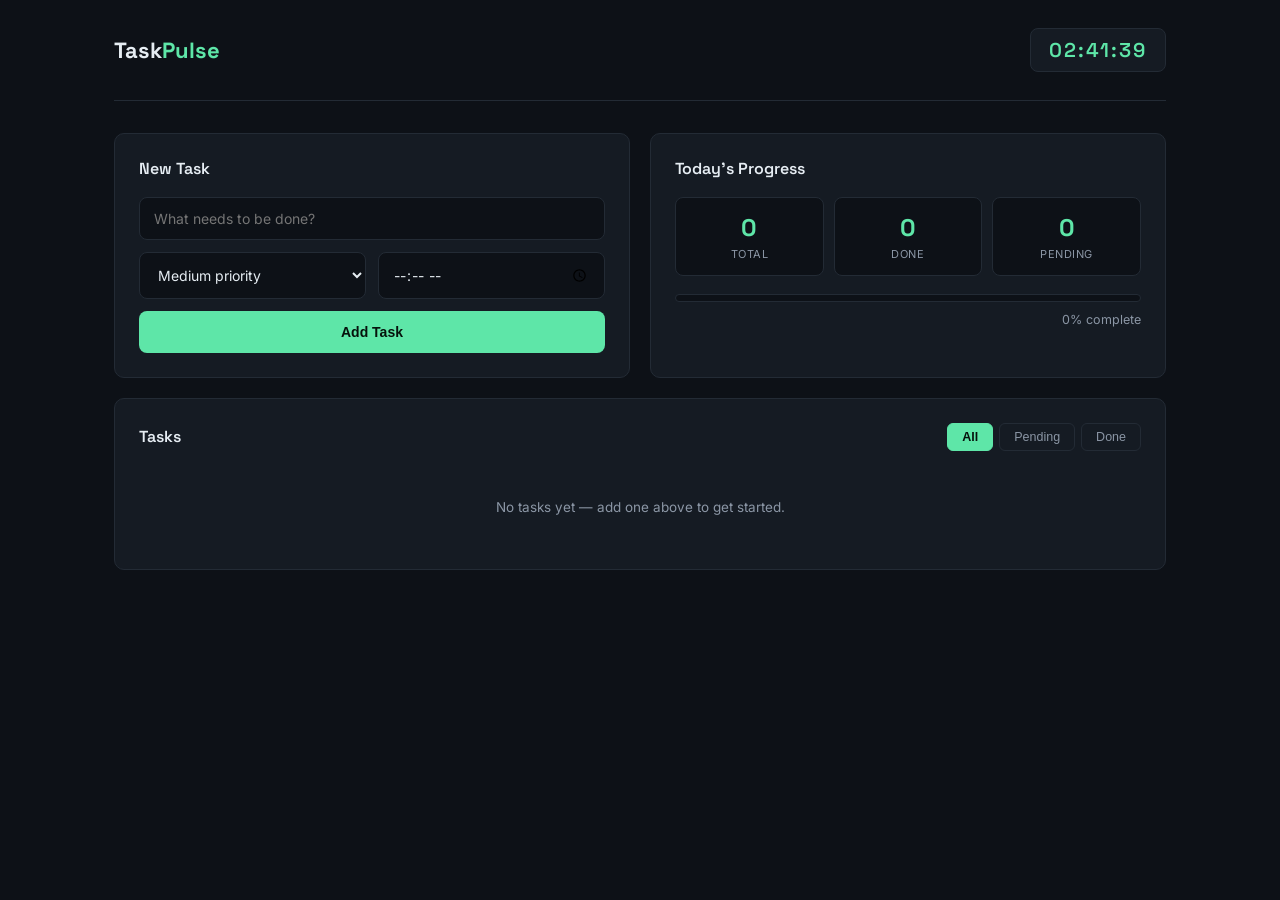
<file: index.html>
<!DOCTYPE html>
<html lang="en">
<head>
<meta charset="UTF-8">
<meta name="viewport" content="width=device-width, initial-scale=1.0">
<title>TaskPulse — Real-Time Task Manager</title>
<link href="https://fonts.googleapis.com/css2?family=Space+Grotesk:wght@500;600;700&family=Inter:wght@400;500;600&display=swap" rel="stylesheet">
<link rel="stylesheet" href="style.css">
</head>
<body>

<div class="app">
  <header class="topbar">
    <div class="brand">Task<span>Pulse</span></div>
    <div class="clock" id="liveClock">00:00:00</div>
  </header>

  <main class="layout">
    <!-- Add task -->
    <section class="card add-card">
      <h2>New Task</h2>
      <form id="taskForm">
        <input type="text" id="taskTitle" placeholder="What needs to be done?" required>
        <div class="row">
          <select id="taskPriority">
            <option value="low">Low priority</option>
            <option value="medium" selected>Medium priority</option>
            <option value="high">High priority</option>
          </select>
          <input type="time" id="taskTime">
        </div>
        <button type="submit" class="btn-primary">Add Task</button>
      </form>
    </section>

    <!-- Stats -->
    <section class="card stats-card">
      <h2>Today's Progress</h2>
      <div class="stats-grid">
        <div class="stat">
          <div class="stat-num" id="statTotal">0</div>
          <div class="stat-label">Total</div>
        </div>
        <div class="stat">
          <div class="stat-num" id="statDone">0</div>
          <div class="stat-label">Done</div>
        </div>
        <div class="stat">
          <div class="stat-num" id="statPending">0</div>
          <div class="stat-label">Pending</div>
        </div>
      </div>
      <div class="progress-track">
        <div class="progress-fill" id="progressFill"></div>
      </div>
      <div class="progress-text" id="progressText">0% complete</div>
    </section>

    <!-- Task list -->
    <section class="card list-card">
      <div class="list-head">
        <h2>Tasks</h2>
        <div class="filters">
          <button class="filter-btn active" data-filter="all">All</button>
          <button class="filter-btn" data-filter="pending">Pending</button>
          <button class="filter-btn" data-filter="done">Done</button>
        </div>
      </div>
      <ul id="taskList" class="task-list"></ul>
      <p id="emptyState" class="empty-state">No tasks yet — add one above to get started.</p>
    </section>
  </main>

 
</div>

<script src="script.js"></script>
</body>
</html>
</file>
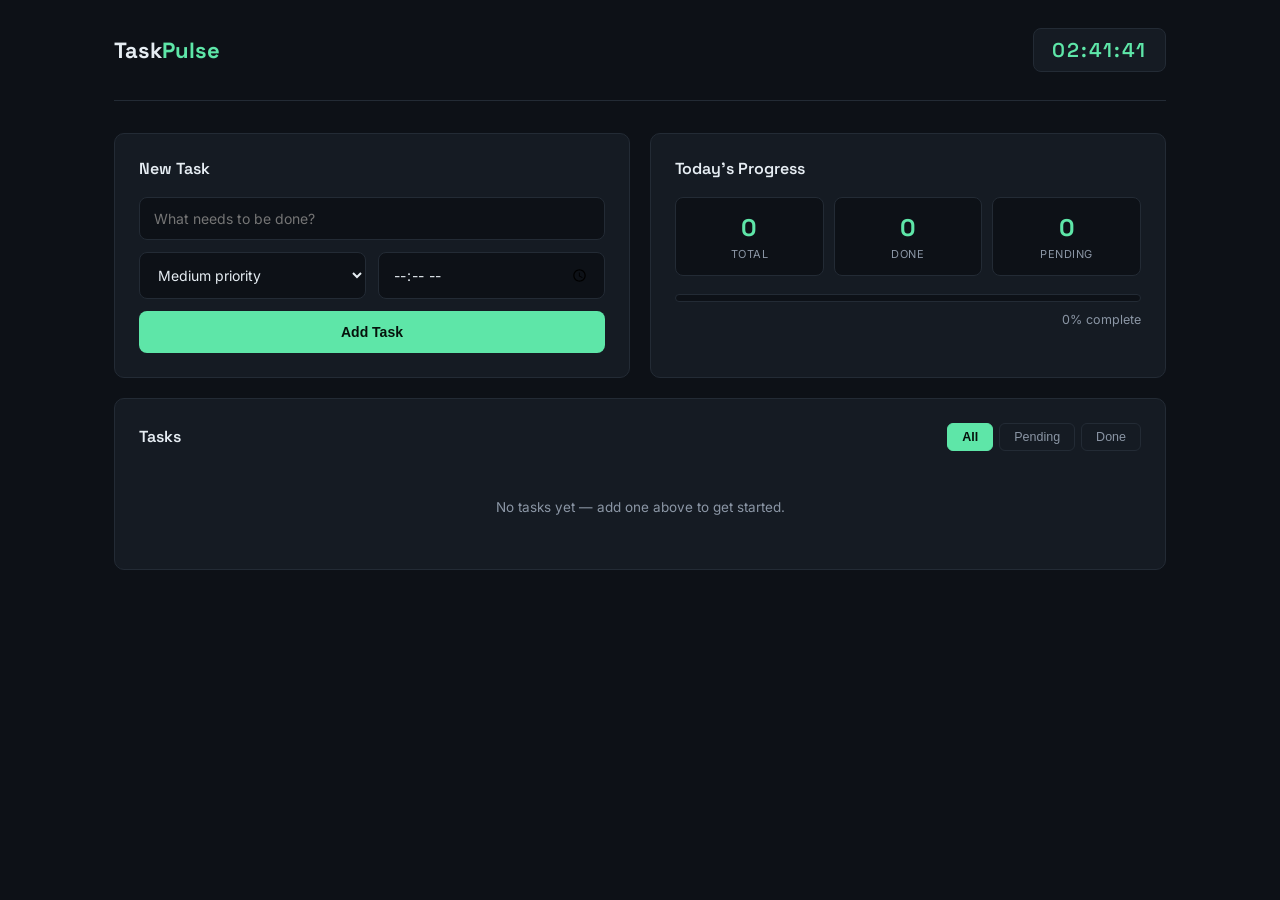
<file: index _task_manager.html>
<!DOCTYPE html>
<html lang="en">
<head>
<meta charset="UTF-8">
<meta name="viewport" content="width=device-width, initial-scale=1.0">
<title>TaskPulse — Real-Time Task Manager</title>
<link href="https://fonts.googleapis.com/css2?family=Space+Grotesk:wght@500;600;700&family=Inter:wght@400;500;600&display=swap" rel="stylesheet">
<link rel="stylesheet" href="style_task_management.css">
</head>
<body>

<div class="app">
  <header class="topbar">
    <div class="brand">Task<span>Pulse</span></div>
    <div class="clock" id="liveClock">00:00:00</div>
  </header>

  <main class="layout">
    <!-- Add task -->
    <section class="card add-card">
      <h2>New Task</h2>
      <form id="taskForm">
        <input type="text" id="taskTitle" placeholder="What needs to be done?" required>
        <div class="row">
          <select id="taskPriority">
            <option value="low">Low priority</option>
            <option value="medium" selected>Medium priority</option>
            <option value="high">High priority</option>
          </select>
          <input type="time" id="taskTime">
        </div>
        <button type="submit" class="btn-primary">Add Task</button>
      </form>
    </section>

    <!-- Stats -->
    <section class="card stats-card">
      <h2>Today's Progress</h2>
      <div class="stats-grid">
        <div class="stat">
          <div class="stat-num" id="statTotal">0</div>
          <div class="stat-label">Total</div>
        </div>
        <div class="stat">
          <div class="stat-num" id="statDone">0</div>
          <div class="stat-label">Done</div>
        </div>
        <div class="stat">
          <div class="stat-num" id="statPending">0</div>
          <div class="stat-label">Pending</div>
        </div>
      </div>
      <div class="progress-track">
        <div class="progress-fill" id="progressFill"></div>
      </div>
      <div class="progress-text" id="progressText">0% complete</div>
    </section>

    <!-- Task list -->
    <section class="card list-card">
      <div class="list-head">
        <h2>Tasks</h2>
        <div class="filters">
          <button class="filter-btn active" data-filter="all">All</button>
          <button class="filter-btn" data-filter="pending">Pending</button>
          <button class="filter-btn" data-filter="done">Done</button>
        </div>
      </div>
      <ul id="taskList" class="task-list"></ul>
      <p id="emptyState" class="empty-state">No tasks yet — add one above to get started.</p>
    </section>
  </main>

 
</div>

<script src="script_task_manager.js"></script>
</body>
</html>
</file>
<file: style.css>
:root{
  --bg:#0d1117;
  --panel:#151b23;
  --line:#232b35;
  --text:#e6edf3;
  --muted:#8b96a5;
  --accent:#5ee6a8;
  --accent-dim:#2f8f63;
  --danger:#ff6b6b;
  --warn:#ffb454;
  --radius:10px;
}

*{margin:0;padding:0;box-sizing:border-box;}

body{
  background:var(--bg);
  color:var(--text);
  font-family:'Inter',sans-serif;
  min-height:100vh;
}

.app{max-width:1100px;margin:0 auto;padding:0 24px 40px;}


.topbar{
  display:flex;justify-content:space-between;align-items:center;
  padding:28px 0;border-bottom:1px solid var(--line);margin-bottom:32px;
}
.brand{font-family:'Space Grotesk',sans-serif;font-size:22px;font-weight:700;}
.brand span{color:var(--accent);}
.clock{
  font-family:'Space Grotesk',sans-serif;font-size:20px;font-weight:600;
  color:var(--accent);letter-spacing:2px;
  background:var(--panel);border:1px solid var(--line);
  padding:8px 18px;border-radius:8px;
}


.layout{
  display:grid;
  grid-template-columns:1fr 1fr;
  grid-template-areas:
    "add stats"
    "list list";
  gap:20px;
}
.add-card{grid-area:add;}
.stats-card{grid-area:stats;}
.list-card{grid-area:list;}

.card{
  background:var(--panel);
  border:1px solid var(--line);
  border-radius:var(--radius);
  padding:24px;
}
.card h2{
  font-family:'Space Grotesk',sans-serif;
  font-size:16px;font-weight:600;margin-bottom:18px;
  color:var(--text);
}


#taskForm{display:flex;flex-direction:column;gap:12px;}
#taskForm input,
#taskForm select{
  background:#0d1117;
  border:1px solid var(--line);
  color:var(--text);
  padding:12px 14px;
  border-radius:8px;
  font-family:'Inter',sans-serif;
  font-size:14px;
  outline:none;
  transition:border-color 0.2s;
}
#taskForm input:focus,
#taskForm select:focus{border-color:var(--accent);}
.row{display:flex;gap:12px;}
.row select{flex:1;}
.row input{flex:1;}

.btn-primary{
  background:var(--accent);
  color:#06120c;
  border:none;
  padding:13px;
  border-radius:8px;
  font-weight:600;
  font-size:14px;
  cursor:pointer;
  transition:transform 0.2s, background 0.2s;
}
.btn-primary:hover{background:#7af0bb;transform:translateY(-1px);}


.stats-grid{display:grid;grid-template-columns:repeat(3,1fr);gap:10px;margin-bottom:18px;}
.stat{
  background:#0d1117;border:1px solid var(--line);border-radius:8px;
  padding:14px 8px;text-align:center;
}
.stat-num{font-family:'Space Grotesk',sans-serif;font-size:24px;font-weight:700;color:var(--accent);}
.stat-label{font-size:11px;color:var(--muted);margin-top:4px;text-transform:uppercase;letter-spacing:0.5px;}

.progress-track{
  height:8px;background:#0d1117;border-radius:4px;overflow:hidden;border:1px solid var(--line);
}
.progress-fill{
  height:100%;width:0%;
  background:linear-gradient(90deg,var(--accent-dim),var(--accent));
  border-radius:4px;
  transition:width 0.5s ease;
}
.progress-text{margin-top:10px;font-size:12.5px;color:var(--muted);text-align:right;}


.list-head{
  display:flex;justify-content:space-between;align-items:center;margin-bottom:18px;
}
.list-head h2{margin-bottom:0;}
.filters{display:flex;gap:6px;}
.filter-btn{
  background:transparent;border:1px solid var(--line);color:var(--muted);
  padding:6px 14px;border-radius:6px;font-size:12.5px;cursor:pointer;
  transition:all 0.2s;
}
.filter-btn:hover{border-color:var(--accent);color:var(--text);}
.filter-btn.active{background:var(--accent);color:#06120c;border-color:var(--accent);font-weight:600;}

.task-list{list-style:none;display:flex;flex-direction:column;gap:10px;}

.task-item{
  display:flex;align-items:center;gap:14px;
  background:#0d1117;border:1px solid var(--line);
  border-radius:8px;padding:14px 16px;
  animation:slideIn 0.3s ease;
}
@keyframes slideIn{from{opacity:0;transform:translateY(-8px);}to{opacity:1;transform:translateY(0);}}

.task-checkbox{
  width:20px;height:20px;border-radius:50%;
  border:2px solid var(--line);
  cursor:pointer;flex-shrink:0;
  display:flex;align-items:center;justify-content:center;
  transition:all 0.2s;
}
.task-checkbox.checked{background:var(--accent);border-color:var(--accent);}
.task-checkbox.checked::after{content:'✓';font-size:12px;color:#06120c;font-weight:700;}

.task-body{flex:1;min-width:0;}
.task-title{font-size:14.5px;font-weight:500;}
.task-item.done .task-title{text-decoration:line-through;color:var(--muted);}
.task-meta{display:flex;gap:10px;margin-top:4px;align-items:center;}
.task-time{font-size:11.5px;color:var(--muted);}
.priority-badge{
  font-size:10.5px;padding:2px 8px;border-radius:10px;font-weight:600;text-transform:uppercase;letter-spacing:0.3px;
}
.priority-low{background:rgba(94,230,168,0.12);color:var(--accent);}
.priority-medium{background:rgba(255,180,84,0.12);color:var(--warn);}
.priority-high{background:rgba(255,107,107,0.12);color:var(--danger);}

.delete-btn{
  background:transparent;border:none;color:var(--muted);
  cursor:pointer;font-size:18px;padding:4px 8px;border-radius:6px;
  transition:all 0.2s;flex-shrink:0;
}
.delete-btn:hover{color:var(--danger);background:rgba(255,107,107,0.1);}

.empty-state{
  text-align:center;color:var(--muted);font-size:13.5px;padding:30px 0;display:none;
}

.foot{
  text-align:center;color:var(--muted);font-size:12px;margin-top:36px;
}

@media(max-width:720px){
  .layout{grid-template-columns:1fr;grid-template-areas:"add" "stats" "list";}
  .row{flex-direction:column;}
  .topbar{flex-direction:column;gap:12px;align-items:flex-start;}
}
</file>
<file: style_task_management.css>
:root{
  --bg:#0d1117;
  --panel:#151b23;
  --line:#232b35;
  --text:#e6edf3;
  --muted:#8b96a5;
  --accent:#5ee6a8;
  --accent-dim:#2f8f63;
  --danger:#ff6b6b;
  --warn:#ffb454;
  --radius:10px;
}

*{margin:0;padding:0;box-sizing:border-box;}

body{
  background:var(--bg);
  color:var(--text);
  font-family:'Inter',sans-serif;
  min-height:100vh;
}

.app{max-width:1100px;margin:0 auto;padding:0 24px 40px;}

/* Topbar */
.topbar{
  display:flex;justify-content:space-between;align-items:center;
  padding:28px 0;border-bottom:1px solid var(--line);margin-bottom:32px;
}
.brand{font-family:'Space Grotesk',sans-serif;font-size:22px;font-weight:700;}
.brand span{color:var(--accent);}
.clock{
  font-family:'Space Grotesk',sans-serif;font-size:20px;font-weight:600;
  color:var(--accent);letter-spacing:2px;
  background:var(--panel);border:1px solid var(--line);
  padding:8px 18px;border-radius:8px;
}

/* Layout */
.layout{
  display:grid;
  grid-template-columns:1fr 1fr;
  grid-template-areas:
    "add stats"
    "list list";
  gap:20px;
}
.add-card{grid-area:add;}
.stats-card{grid-area:stats;}
.list-card{grid-area:list;}

.card{
  background:var(--panel);
  border:1px solid var(--line);
  border-radius:var(--radius);
  padding:24px;
}
.card h2{
  font-family:'Space Grotesk',sans-serif;
  font-size:16px;font-weight:600;margin-bottom:18px;
  color:var(--text);
}

/* Form */
#taskForm{display:flex;flex-direction:column;gap:12px;}
#taskForm input,
#taskForm select{
  background:#0d1117;
  border:1px solid var(--line);
  color:var(--text);
  padding:12px 14px;
  border-radius:8px;
  font-family:'Inter',sans-serif;
  font-size:14px;
  outline:none;
  transition:border-color 0.2s;
}
#taskForm input:focus,
#taskForm select:focus{border-color:var(--accent);}
.row{display:flex;gap:12px;}
.row select{flex:1;}
.row input{flex:1;}

.btn-primary{
  background:var(--accent);
  color:#06120c;
  border:none;
  padding:13px;
  border-radius:8px;
  font-weight:600;
  font-size:14px;
  cursor:pointer;
  transition:transform 0.2s, background 0.2s;
}
.btn-primary:hover{background:#7af0bb;transform:translateY(-1px);}

/* Stats */
.stats-grid{display:grid;grid-template-columns:repeat(3,1fr);gap:10px;margin-bottom:18px;}
.stat{
  background:#0d1117;border:1px solid var(--line);border-radius:8px;
  padding:14px 8px;text-align:center;
}
.stat-num{font-family:'Space Grotesk',sans-serif;font-size:24px;font-weight:700;color:var(--accent);}
.stat-label{font-size:11px;color:var(--muted);margin-top:4px;text-transform:uppercase;letter-spacing:0.5px;}

.progress-track{
  height:8px;background:#0d1117;border-radius:4px;overflow:hidden;border:1px solid var(--line);
}
.progress-fill{
  height:100%;width:0%;
  background:linear-gradient(90deg,var(--accent-dim),var(--accent));
  border-radius:4px;
  transition:width 0.5s ease;
}
.progress-text{margin-top:10px;font-size:12.5px;color:var(--muted);text-align:right;}

/* Task list */
.list-head{
  display:flex;justify-content:space-between;align-items:center;margin-bottom:18px;
}
.list-head h2{margin-bottom:0;}
.filters{display:flex;gap:6px;}
.filter-btn{
  background:transparent;border:1px solid var(--line);color:var(--muted);
  padding:6px 14px;border-radius:6px;font-size:12.5px;cursor:pointer;
  transition:all 0.2s;
}
.filter-btn:hover{border-color:var(--accent);color:var(--text);}
.filter-btn.active{background:var(--accent);color:#06120c;border-color:var(--accent);font-weight:600;}

.task-list{list-style:none;display:flex;flex-direction:column;gap:10px;}

.task-item{
  display:flex;align-items:center;gap:14px;
  background:#0d1117;border:1px solid var(--line);
  border-radius:8px;padding:14px 16px;
  animation:slideIn 0.3s ease;
}
@keyframes slideIn{from{opacity:0;transform:translateY(-8px);}to{opacity:1;transform:translateY(0);}}

.task-checkbox{
  width:20px;height:20px;border-radius:50%;
  border:2px solid var(--line);
  cursor:pointer;flex-shrink:0;
  display:flex;align-items:center;justify-content:center;
  transition:all 0.2s;
}
.task-checkbox.checked{background:var(--accent);border-color:var(--accent);}
.task-checkbox.checked::after{content:'✓';font-size:12px;color:#06120c;font-weight:700;}

.task-body{flex:1;min-width:0;}
.task-title{font-size:14.5px;font-weight:500;}
.task-item.done .task-title{text-decoration:line-through;color:var(--muted);}
.task-meta{display:flex;gap:10px;margin-top:4px;align-items:center;}
.task-time{font-size:11.5px;color:var(--muted);}
.priority-badge{
  font-size:10.5px;padding:2px 8px;border-radius:10px;font-weight:600;text-transform:uppercase;letter-spacing:0.3px;
}
.priority-low{background:rgba(94,230,168,0.12);color:var(--accent);}
.priority-medium{background:rgba(255,180,84,0.12);color:var(--warn);}
.priority-high{background:rgba(255,107,107,0.12);color:var(--danger);}

.delete-btn{
  background:transparent;border:none;color:var(--muted);
  cursor:pointer;font-size:18px;padding:4px 8px;border-radius:6px;
  transition:all 0.2s;flex-shrink:0;
}
.delete-btn:hover{color:var(--danger);background:rgba(255,107,107,0.1);}

.empty-state{
  text-align:center;color:var(--muted);font-size:13.5px;padding:30px 0;display:none;
}

.foot{
  text-align:center;color:var(--muted);font-size:12px;margin-top:36px;
}

@media(max-width:720px){
  .layout{grid-template-columns:1fr;grid-template-areas:"add" "stats" "list";}
  .row{flex-direction:column;}
  .topbar{flex-direction:column;gap:12px;align-items:flex-start;}
}
</file>
